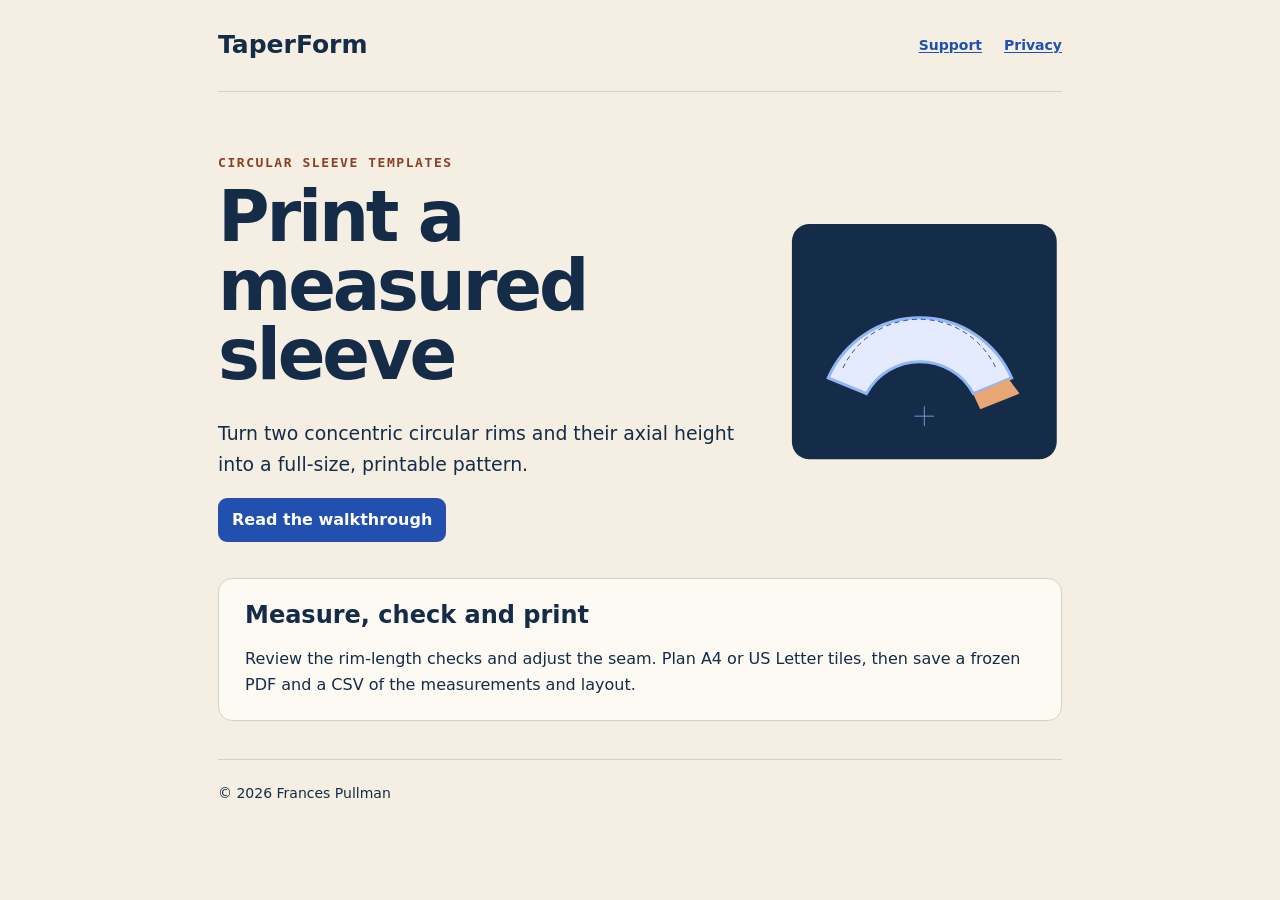
<file: index.html>
<!doctype html><html lang="en"><meta charset="utf-8"><meta name="viewport" content="width=device-width, initial-scale=1"><title>TaperForm</title><link rel="stylesheet" href="styles.css">
<body><div class="frame"><header class="masthead"><a class="name" href="index.html">TaperForm</a><nav class="nav" aria-label="Main"><a href="support.html">Support</a><a href="privacy.html">Privacy</a></nav></header>
<main><section class="hero hero-grid"><div><p class="eyebrow">Circular sleeve templates</p><h1>Print a measured sleeve</h1><p class="lead">Turn two concentric circular rims and their axial height into a full-size, printable pattern.</p><a class="start" href="support.html">Read the walkthrough</a></div>
<svg class="geometry" viewBox="0 0 280 250" role="img" aria-label="An annular sector template with a copper seam tab"><rect x="5" y="5" width="270" height="240" rx="18" fill="#142c48"/><path d="M42 162 A102 102 0 0 1 229 162 L190 178 A62 62 0 0 0 81 178 Z" fill="#e4ebff" stroke="#92b5f6" stroke-width="3"/><path d="M226 163 l11 15 -40 16 -7 -15z" fill="#e8a674"/><path d="M57 152 A86 86 0 0 1 213 152" fill="none" stroke="#2150af" stroke-dasharray="5 4"/><path d="M130 201h20m-10-10v20" stroke="#92b5f6" opacity=".8"/></svg>
</section><section class="panel"><h2>Measure, check and print</h2><p>Review the rim-length checks and adjust the seam. Plan A4 or US Letter tiles, then save a frozen PDF and a CSV of the measurements and layout.</p></section></main><footer class="foot">© 2026 Frances Pullman</footer></div></body></html>
</file>
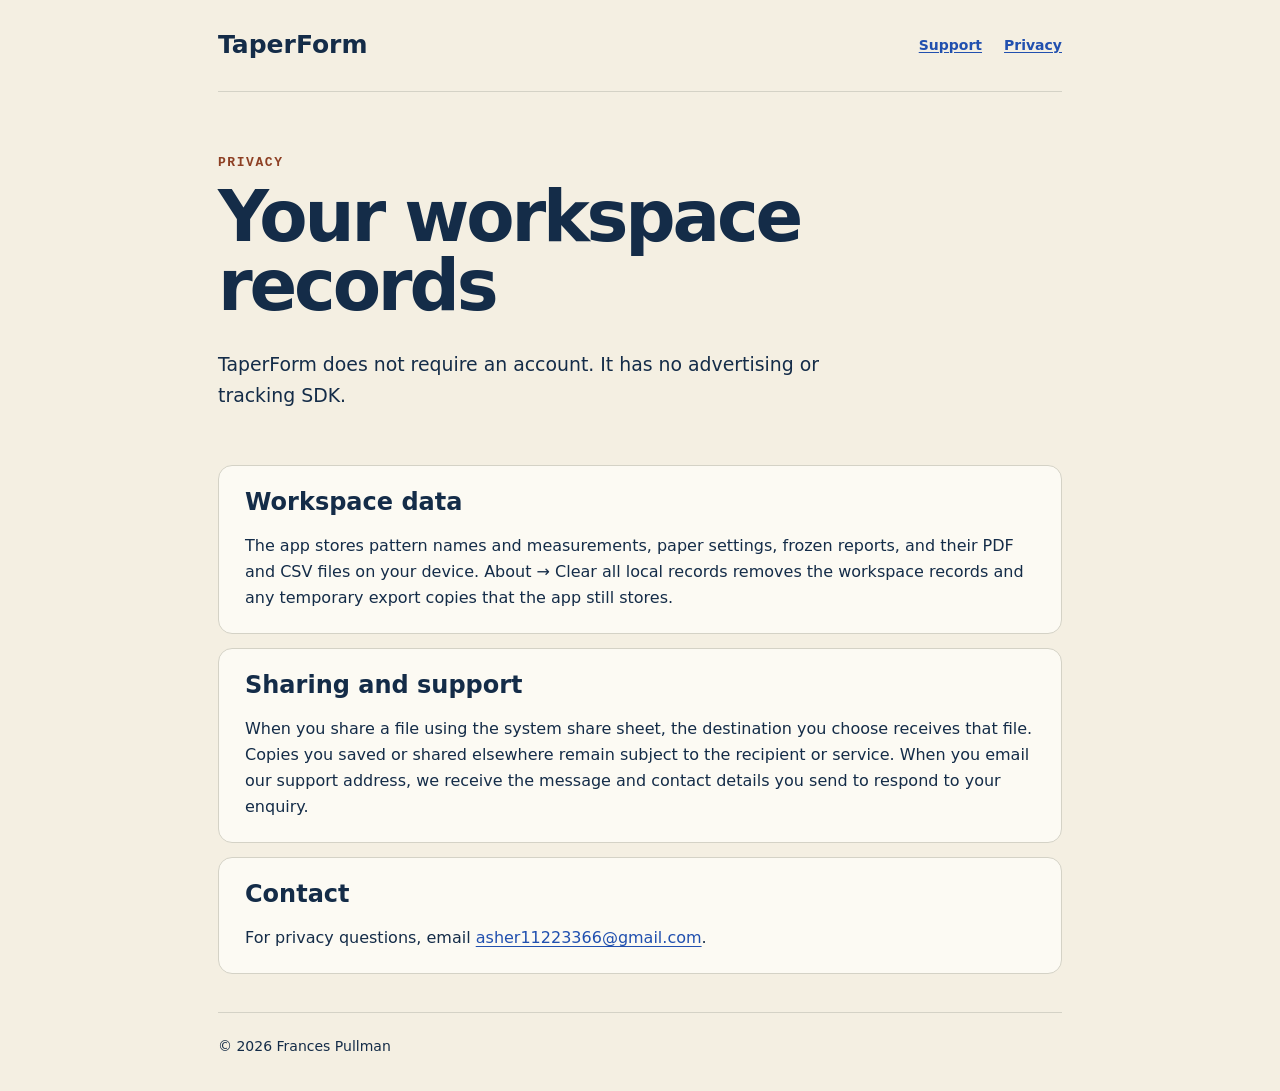
<file: privacy.html>
<!doctype html><html lang="en"><meta charset="utf-8"><meta name="viewport" content="width=device-width, initial-scale=1"><title>TaperForm Privacy</title><link rel="stylesheet" href="styles.css">
<body><div class="frame"><header class="masthead"><a class="name" href="index.html">TaperForm</a><nav class="nav" aria-label="Main"><a href="support.html">Support</a><a href="privacy.html" aria-current="page">Privacy</a></nav></header>
<main><section class="hero"><p class="eyebrow">Privacy</p><h1>Your workspace records</h1><p class="lead">TaperForm does not require an account. It has no advertising or tracking SDK.</p></section>
<section class="panel"><h2>Workspace data</h2><p>The app stores pattern names and measurements, paper settings, frozen reports, and their PDF and CSV files on your device. About → Clear all local records removes the workspace records and any temporary export copies that the app still stores.</p></section>
<section class="panel"><h2>Sharing and support</h2><p>When you share a file using the system share sheet, the destination you choose receives that file. Copies you saved or shared elsewhere remain subject to the recipient or service. When you email our support address, we receive the message and contact details you send to respond to your enquiry.</p></section>
<section class="panel"><h2>Contact</h2><p>For privacy questions, email <a href="mailto:asher11223366@gmail.com">asher11223366@gmail.com</a>.</p></section></main>
<footer class="foot">© 2026 Frances Pullman</footer></div></body></html>
</file>
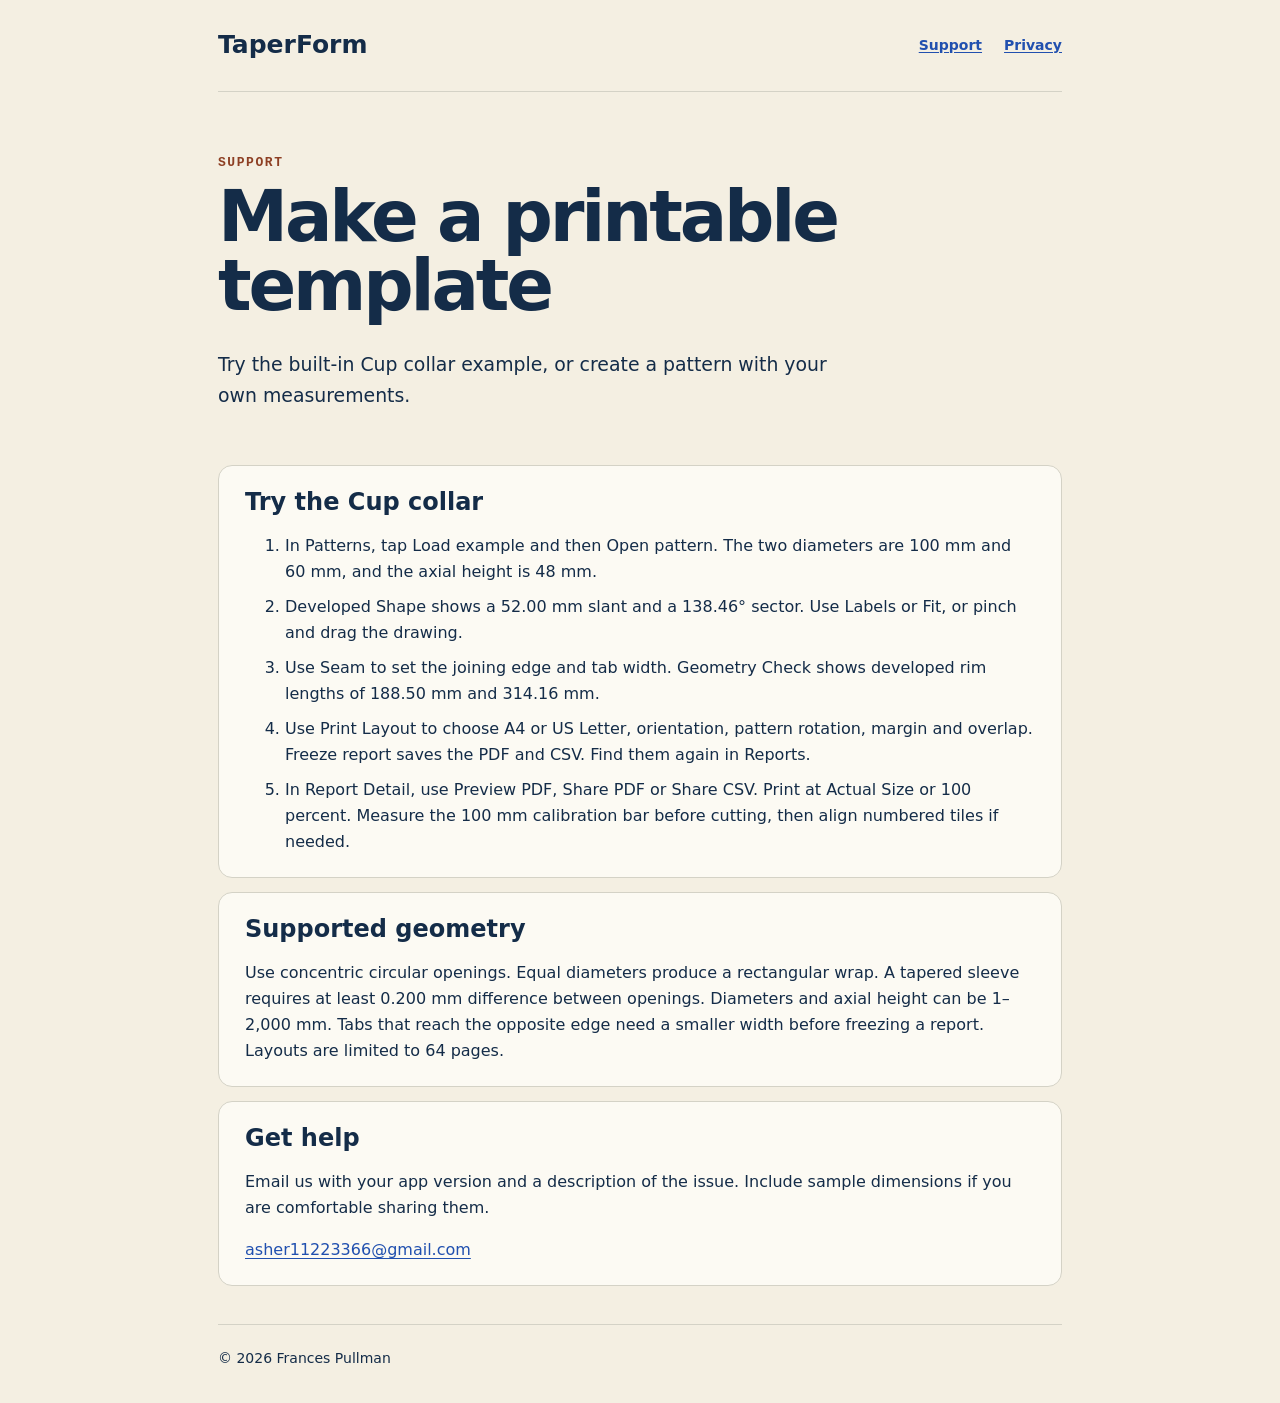
<file: support.html>
<!doctype html><html lang="en"><meta charset="utf-8"><meta name="viewport" content="width=device-width, initial-scale=1"><title>TaperForm Support</title><link rel="stylesheet" href="styles.css">
<body><div class="frame"><header class="masthead"><a class="name" href="index.html">TaperForm</a><nav class="nav" aria-label="Main"><a href="support.html" aria-current="page">Support</a><a href="privacy.html">Privacy</a></nav></header>
<main><section class="hero"><p class="eyebrow">Support</p><h1>Make a printable template</h1><p class="lead">Try the built-in Cup collar example, or create a pattern with your own measurements.</p></section>
<section class="panel"><h2>Try the Cup collar</h2><ol><li>In Patterns, tap Load example and then Open pattern. The two diameters are 100 mm and 60 mm, and the axial height is 48 mm.</li><li>Developed Shape shows a 52.00 mm slant and a 138.46° sector. Use Labels or Fit, or pinch and drag the drawing.</li><li>Use Seam to set the joining edge and tab width. Geometry Check shows developed rim lengths of 188.50 mm and 314.16 mm.</li><li>Use Print Layout to choose A4 or US Letter, orientation, pattern rotation, margin and overlap. Freeze report saves the PDF and CSV. Find them again in Reports.</li><li>In Report Detail, use Preview PDF, Share PDF or Share CSV. Print at Actual Size or 100 percent. Measure the 100 mm calibration bar before cutting, then align numbered tiles if needed.</li></ol></section>
<section class="panel"><h2>Supported geometry</h2><p>Use concentric circular openings. Equal diameters produce a rectangular wrap. A tapered sleeve requires at least 0.200 mm difference between openings. Diameters and axial height can be 1–2,000 mm. Tabs that reach the opposite edge need a smaller width before freezing a report. Layouts are limited to 64 pages.</p></section>
<section class="panel"><h2>Get help</h2><p>Email us with your app version and a description of the issue. Include sample dimensions if you are comfortable sharing them.</p><p><a href="mailto:asher11223366@gmail.com">asher11223366@gmail.com</a></p></section></main>
<footer class="foot">© 2026 Frances Pullman</footer></div></body></html>
</file>
<file: styles.css>
:root{color-scheme:light;--paper:#f4efe2;--card:#fcfaf3;--ink:#142c48;--blue:#2150af;--copper:#8d3f23;--rule:#d4d2c6}
*{box-sizing:border-box}body{margin:0;color:var(--ink);background:var(--paper);font:16px/1.63 system-ui,sans-serif}a{color:var(--blue);text-underline-offset:.17em}.frame{max-width:900px;margin:auto;padding:0 28px}.masthead{display:flex;gap:20px;justify-content:space-between;align-items:center;padding:25px 0;border-bottom:1px solid var(--rule)}.name{font-weight:780;color:var(--ink);text-decoration:none;font-size:25px}.nav{display:flex;gap:22px;font-size:14px;font-weight:640}.hero{padding:50px 0 22px}.eyebrow{font:600 13px ui-monospace,monospace;text-transform:uppercase;letter-spacing:.12em;color:var(--copper)}h1{font-size:clamp(2.4rem,7vw,4.4rem);line-height:.98;letter-spacing:-.045em;margin:.14em 0 .4em}h2{line-height:1.2;font-size:24px;margin:0 0 10px}.lead{font-size:1.18rem;max-width:640px}.panel{padding:22px 26px;background:var(--card);border:1px solid var(--rule);border-radius:14px;margin:14px 0}.panel > :last-child{margin-bottom:0}li+li{margin-top:.55em}.foot{margin-top:38px;border-top:1px solid var(--rule);padding:22px 0 33px;font-size:.875rem}.hero-grid{display:grid;grid-template-columns:2fr 1fr;align-items:center;gap:20px}.geometry{width:100%;min-width:0}.start{display:inline-block;color:white;background:var(--blue);padding:9px 14px;border-radius:9px;text-decoration:none;font-weight:650}@media(max-width:600px){.frame{padding:0 17px}.hero-grid{grid-template-columns:1fr}.geometry{max-height:175px}.nav{gap:12px}.panel{padding:18px}}
</file>
